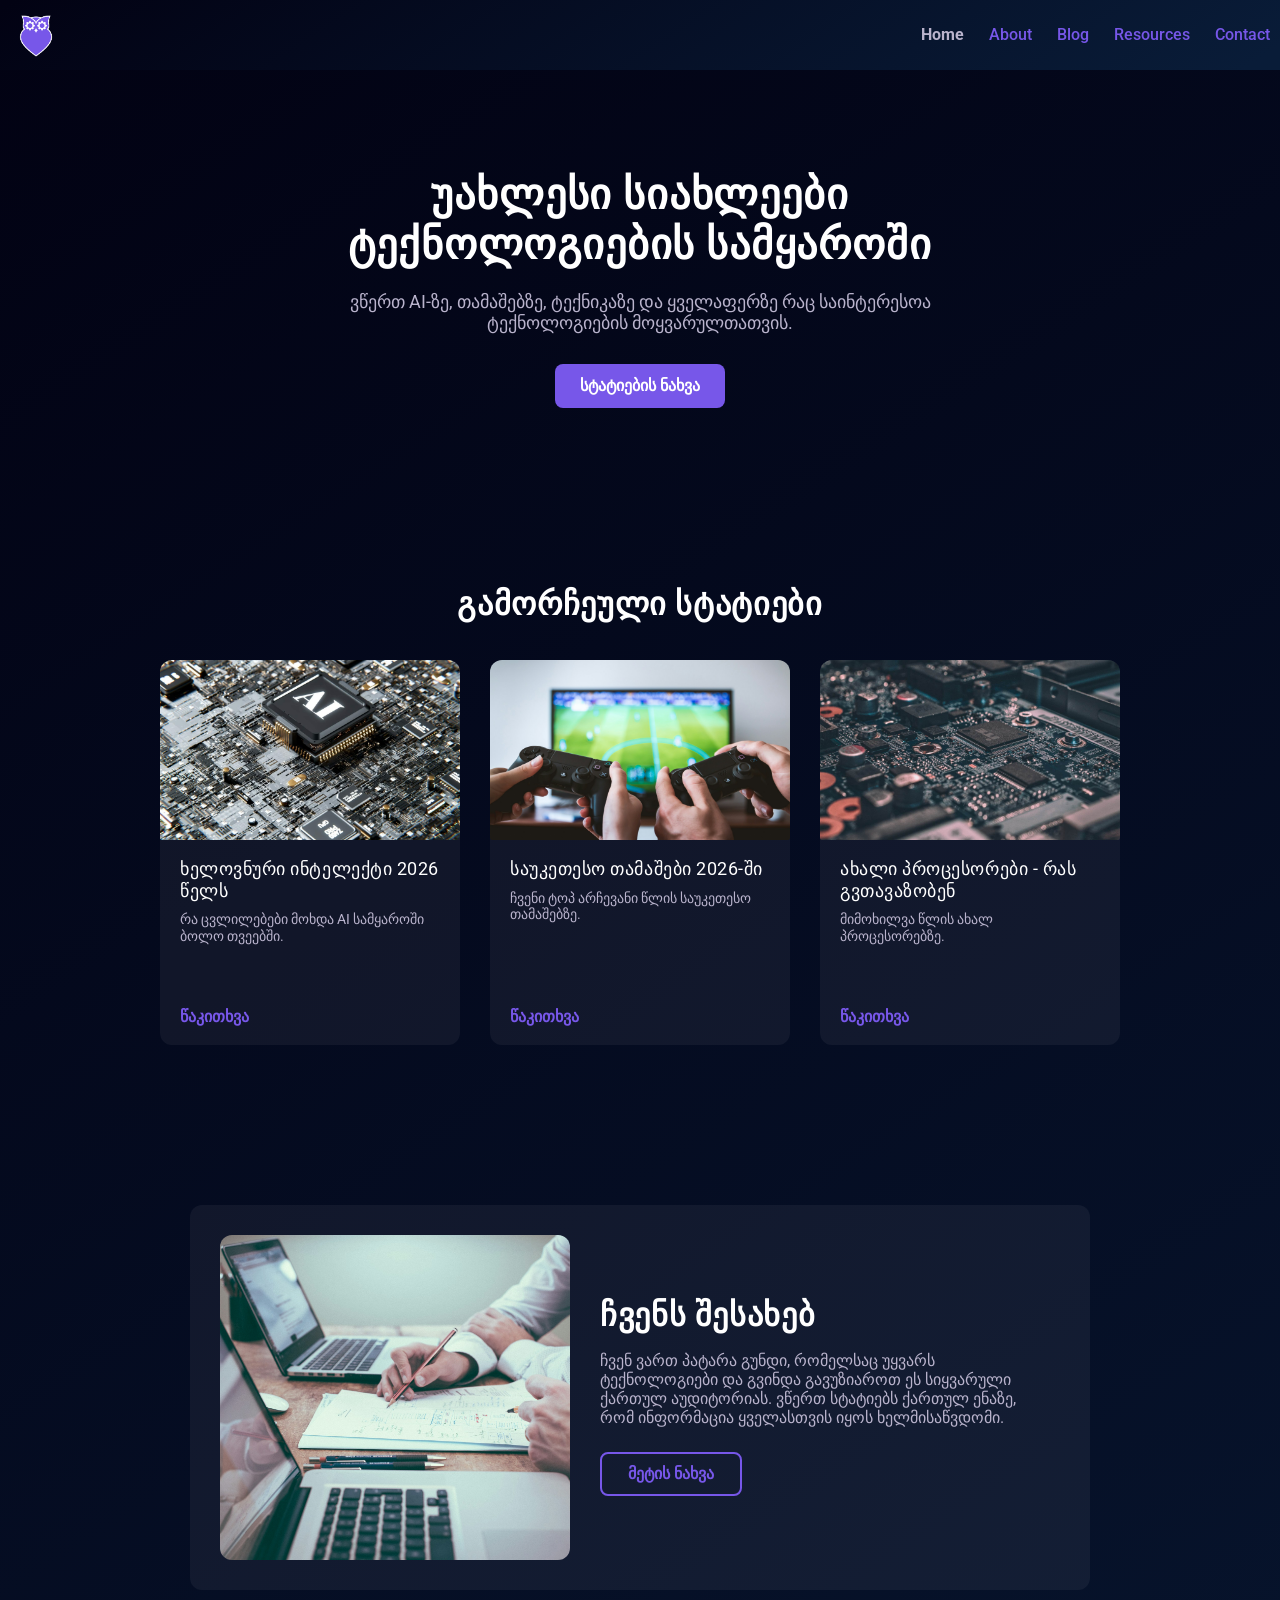
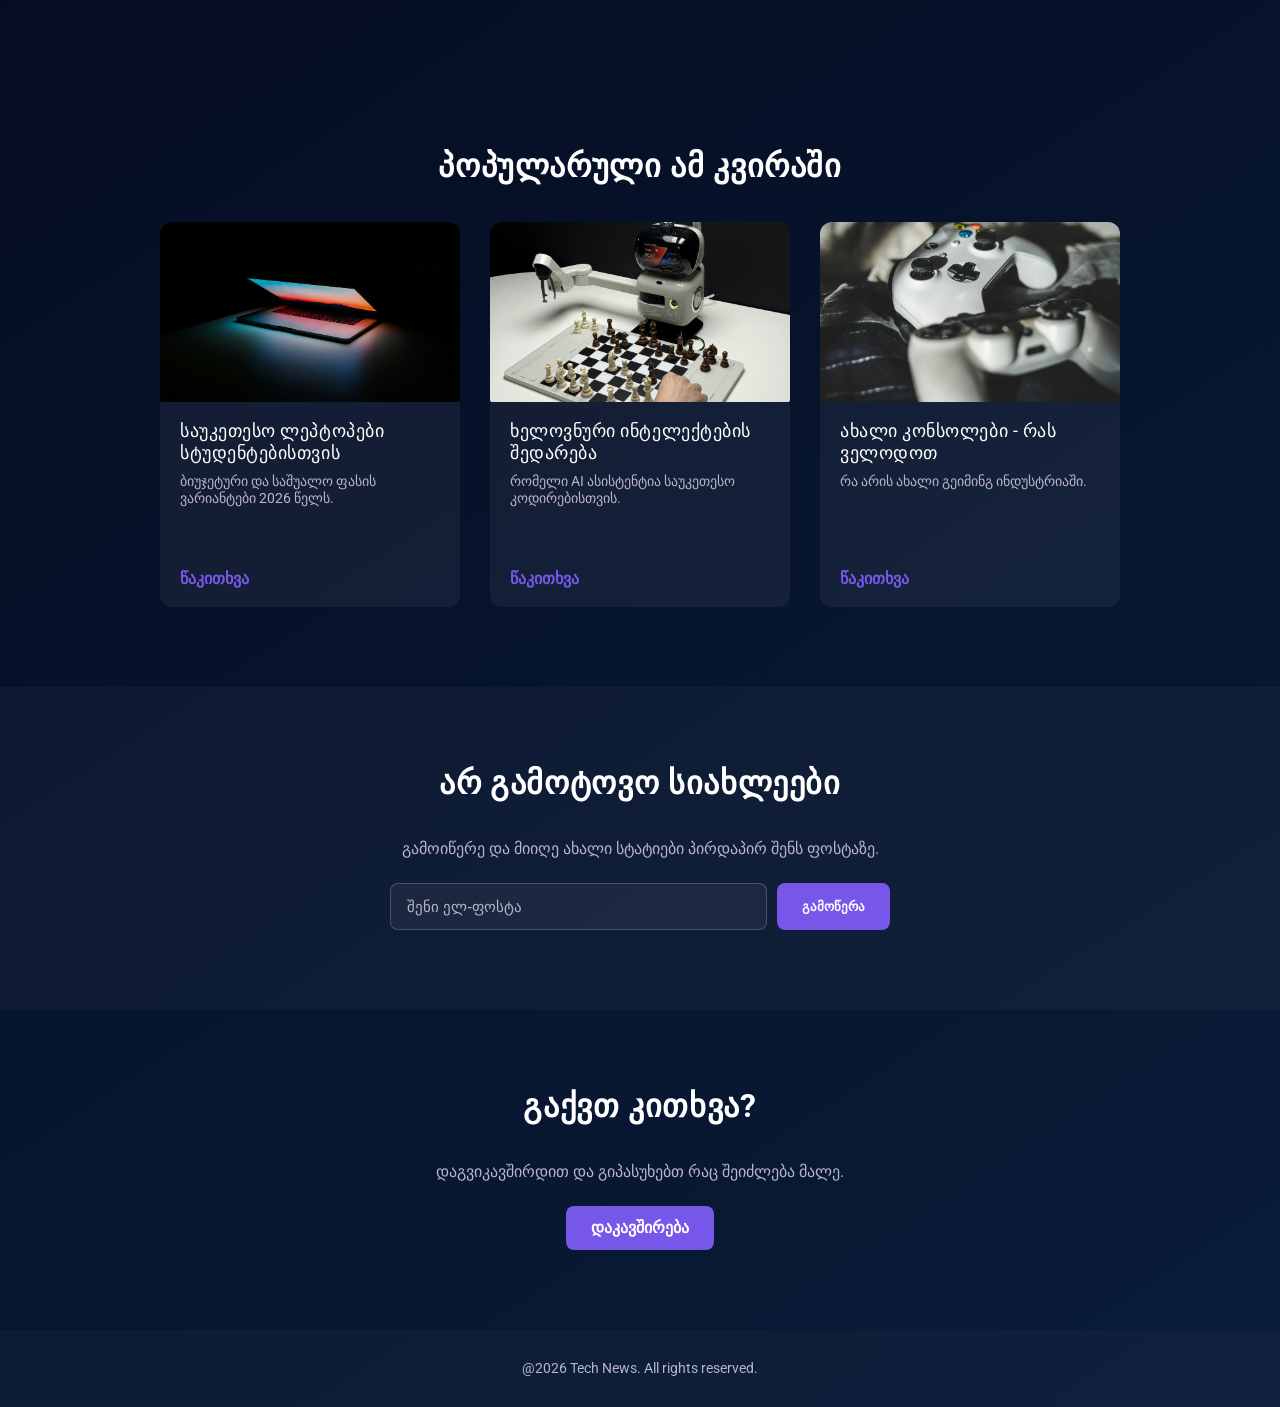
<file: index.html>
<!doctype html>
<html lang="ka">
  <head>
    <meta charset="UTF-8" />
    <meta name="viewport" content="width=device-width, initial-scale=1.0" />
    <link rel="stylesheet" href="./css/reset.css" />
    <link rel="stylesheet" href="./css/main.css" />
    <title>Tech News</title>
  </head>
  <body>
    <header class="header">
      <div class="nav-container">
        <nav class="navigations">
          <a href="https://geolab.edu.ge/" target="_blank">
            <img
              src="./images/GeoLab.png"
              alt="GeoLab Logo"
              class="geolab-logo"
            />
          </a>

          <ul class="nav-list">
            <li><a href="index.html" class="active">Home</a></li>
            <li><a href="about.html">About</a></li>
            <li><a href="blog.html">Blog</a></li>
            <li><a href="resources.html">Resources</a></li>
            <li><a href="contact.html">Contact</a></li>
          </ul>

          <img src="./images/burger-icon.svg" alt="menu" class="burger-menu" />
        </nav>
      </div>
    </header>

    <main>
      <section class="hero">
        <div class="hero-box">
          <h1 class="hero-title">უახლესი სიახლეები ტექნოლოგიების სამყაროში</h1>
          <p class="hero-text">
            ვწერთ AI-ზე, თამაშებზე, ტექნიკაზე და ყველაფერზე რაც საინტერესოა
            ტექნოლოგიების მოყვარულთათვის.
          </p>
          <a href="blog.html" class="main-btn">სტატიების ნახვა</a>
        </div>
      </section>

      <section class="articles">
        <div class="articles-box">
          <h2 class="title">გამორჩეული სტატიები</h2>

          <div class="articles-list">
            <article class="card">
              <img src="./images/article1.jpg" alt="AI article" />
              <h3>ხელოვნური ინტელექტი 2026 წელს</h3>
              <p>რა ცვლილებები მოხდა AI სამყაროში ბოლო თვეებში.</p>
              <a href="blog.html">წაკითხვა</a>
            </article>

            <article class="card">
              <img src="./images/article2.jpg" alt="Gaming article" />
              <h3>საუკეთესო თამაშები 2026-ში</h3>
              <p>ჩვენი ტოპ არჩევანი წლის საუკეთესო თამაშებზე.</p>
              <a href="blog.html">წაკითხვა</a>
            </article>

            <article class="card">
              <img src="./images/article3.jpg" alt="Hardware article" />
              <h3>ახალი პროცესორები - რას გვთავაზობენ</h3>
              <p>მიმოხილვა წლის ახალ პროცესორებზე.</p>
              <a href="blog.html">წაკითხვა</a>
            </article>
          </div>
        </div>
      </section>

      <section class="about">
        <div class="about-box">
          <img src="./images/about-photo.jpg" alt="About us" />

          <div class="about-text">
            <h2 class="title">ჩვენს შესახებ</h2>
            <p>
              ჩვენ ვართ პატარა გუნდი, რომელსაც უყვარს ტექნოლოგიები და გვინდა
              გავუზიაროთ ეს სიყვარული ქართულ აუდიტორიას. ვწერთ სტატიებს ქართულ
              ენაზე, რომ ინფორმაცია ყველასთვის იყოს ხელმისაწვდომი.
            </p>

            <a href="about.html" class="second-btn">მეტის ნახვა</a>
          </div>
        </div>
      </section>

      <section class="trending">
        <div class="trending-box">
          <h2 class="title">პოპულარული ამ კვირაში</h2>

          <div class="trending-list">
            <article class="card">
              <img src="./images/trending1.jpg" alt="Trending article" />
              <h3>საუკეთესო ლეპტოპები სტუდენტებისთვის</h3>
              <p>ბიუჯეტური და საშუალო ფასის ვარიანტები 2026 წელს.</p>
              <a href="blog.html">წაკითხვა</a>
            </article>

            <article class="card">
              <img src="./images/trending2.jpg" alt="Trending article" />
              <h3>ხელოვნური ინტელექტების შედარება</h3>
              <p>რომელი AI ასისტენტია საუკეთესო კოდირებისთვის.</p>
              <a href="blog.html">წაკითხვა</a>
            </article>

            <article class="card">
              <img src="./images/trending3.jpg" alt="Trending article" />
              <h3>ახალი კონსოლები - რას ველოდოთ</h3>
              <p>რა არის ახალი გეიმინგ ინდუსტრიაში.</p>
              <a href="blog.html">წაკითხვა</a>
            </article>
          </div>
        </div>
      </section>

      <section class="newsletter">
        <div class="newsletter-box">
          <h2 class="title">არ გამოტოვო სიახლეები</h2>
          <p>გამოიწერე და მიიღე ახალი სტატიები პირდაპირ შენს ფოსტაზე.</p>

          <form class="newsletter-form">
            <input
              type="email"
              placeholder="შენი ელ-ფოსტა"
              class="email-input"
            />

            <button type="submit" class="main-btn">გამოწერა</button>
          </form>
        </div>
      </section>

      <section class="contact">
        <div class="contact-box">
          <h2 class="title">გაქვთ კითხვა?</h2>
          <p>დაგვიკავშირდით და გიპასუხებთ რაც შეიძლება მალე.</p>

          <a href="contact.html" class="main-btn">დაკავშირება</a>
        </div>
      </section>
    </main>

    <footer class="footer">
      <div class="footer-box">
        <p>@2026 Tech News. All rights reserved.</p>
      </div>
    </footer>
  </body>
</html>
</file>
<file: css/main.css>
@import"https://fonts.googleapis.com/css2?family=Roboto:ital,wght@0,100..900;1,100..900&display=swap";body,.header{background:linear-gradient(147deg, #020213 0.93%, #091c38 97.36%)}body{font-family:"Roboto",sans-serif;line-height:1}.header{position:sticky;top:0;z-index:999}.nav-container{max-width:1312px;width:100%;margin:auto}.navigations{display:flex;justify-content:space-between;align-items:center;height:70px;padding:0 10px}.nav-list{display:flex;-moz-column-gap:25px;column-gap:25px}.nav-list a{color:#7757e9;text-decoration:none;font-weight:500;transition:color .3s ease}.nav-list a:hover{color:#b39cff}.nav-list a:active{color:#fff}.nav-list a.active{color:#b9b3cc;font-weight:700}.geolab-logo{width:52px;height:auto}a{text-decoration:none}.burger-menu{display:none;width:30px;height:auto;cursor:pointer}.hero{padding:100px 20px;text-align:center}.hero-box{max-width:700px;margin:auto}.hero-title,.title{letter-spacing:.02em}.hero-title{color:#fff;font-size:42px;font-weight:700;line-height:1.2;margin-bottom:20px}.hero-text{color:#b9b3cc;line-height:1.2;font-size:18px;margin-bottom:30px}.main-btn,.second-btn{display:inline-block;border-radius:8px;font-weight:600}.main-btn{background-color:#7757e9;color:#fff;padding:14px 25px;transition:background-color .3s ease}.main-btn:hover{background-color:#b39cff}.second-btn{border:2px solid #7757e9;color:#7757e9;padding:12px 26px;transition:all .3s ease}.second-btn:hover{background-color:#7757e9;color:#fff}.title{color:#fff;font-size:32px;font-weight:700;text-align:center;margin-bottom:40px}.articles,.about,.trending,.newsletter,.contact{padding:80px 20px}.articles-box,.trending-box{max-width:1200px;margin:auto}.articles-list,.trending-list{display:flex;justify-content:center}.articles-list{-moz-column-gap:30px;column-gap:30px}.trending-list{gap:30px}.card{position:relative;width:300px;max-width:300px;height:385px;background-color:hsla(0,0%,100%,.05);border-radius:12px}.card img{width:100%;height:180px;-o-object-fit:cover;object-fit:cover;border-radius:12px 12px 2px 2px}.card h3{color:#fff;font-size:18px;margin:15px 20px 10px 20px;line-height:1.2;letter-spacing:.03em}.card p{color:#b9b3cc;line-height:1.2;font-size:14px;margin:0 20px}.card a{color:#7757e9;position:absolute;left:20px;bottom:20px;font-weight:650}.card a:hover{color:#b39cff}.about-box{max-width:900px;margin:0 auto;display:flex;align-items:center;-moz-column-gap:30px;column-gap:30px;row-gap:30px;background-color:hsla(0,0%,100%,.05);border-radius:12px;padding:30px;min-height:385px}.about-box img{width:100%;max-width:350px;height:325px;-o-object-fit:cover;object-fit:cover;border-radius:12px}.about-text{width:50%}.about-text p{color:#b9b3cc;line-height:1.2;margin-bottom:25px}.about-text .title{text-align:left;margin-bottom:20px}.newsletter{text-align:center;background-color:hsla(0,0%,100%,.03)}.newsletter p{color:#b9b3cc;line-height:1.2;margin-bottom:25px}.newsletter-box{max-width:500px;margin:0 auto}.newsletter-form{display:flex;-moz-column-gap:10px;column-gap:10px;row-gap:10px}.email-input{width:100%;padding:14px 16px;border-radius:8px;border:1px solid hsla(0,0%,100%,.2);background-color:hsla(0,0%,100%,.05);color:#fff;font-size:15px}.email-input::-moz-placeholder{color:#b9b3cc}.email-input::placeholder{color:#b9b3cc}.email-input:focus{outline:none;border-color:#7757e9}.contact{text-align:center}.contact p{color:#b9b3cc;line-height:1.2;margin-bottom:25px}.contact-box{max-width:600px;margin:0 auto}.footer{background-color:hsla(0,0%,100%,.02);padding:30px 20px;text-align:center}.footer p{color:#b9b3cc;line-height:1.2;font-size:14px}@media(max-width: 600px){.hero-title{font-size:28px}.articles,.about,.trending,.newsletter,.contact{padding:80px 16px}.hero{padding:100px 16px}.nav-list{display:none}.burger-menu{display:block}.articles-list,.trending-list{flex-direction:column;align-items:center;gap:20px}.card{width:100%;max-width:none;margin:0 16px}.about-box{flex-direction:column;text-align:center;min-height:auto;padding:30px 20px}.about-box img{margin:0 auto;max-width:100%;height:200px}.about-text{width:100%}.about-text .title{text-align:center}.newsletter-form{flex-direction:column}.footer{padding:30px 16px}}
</file>
